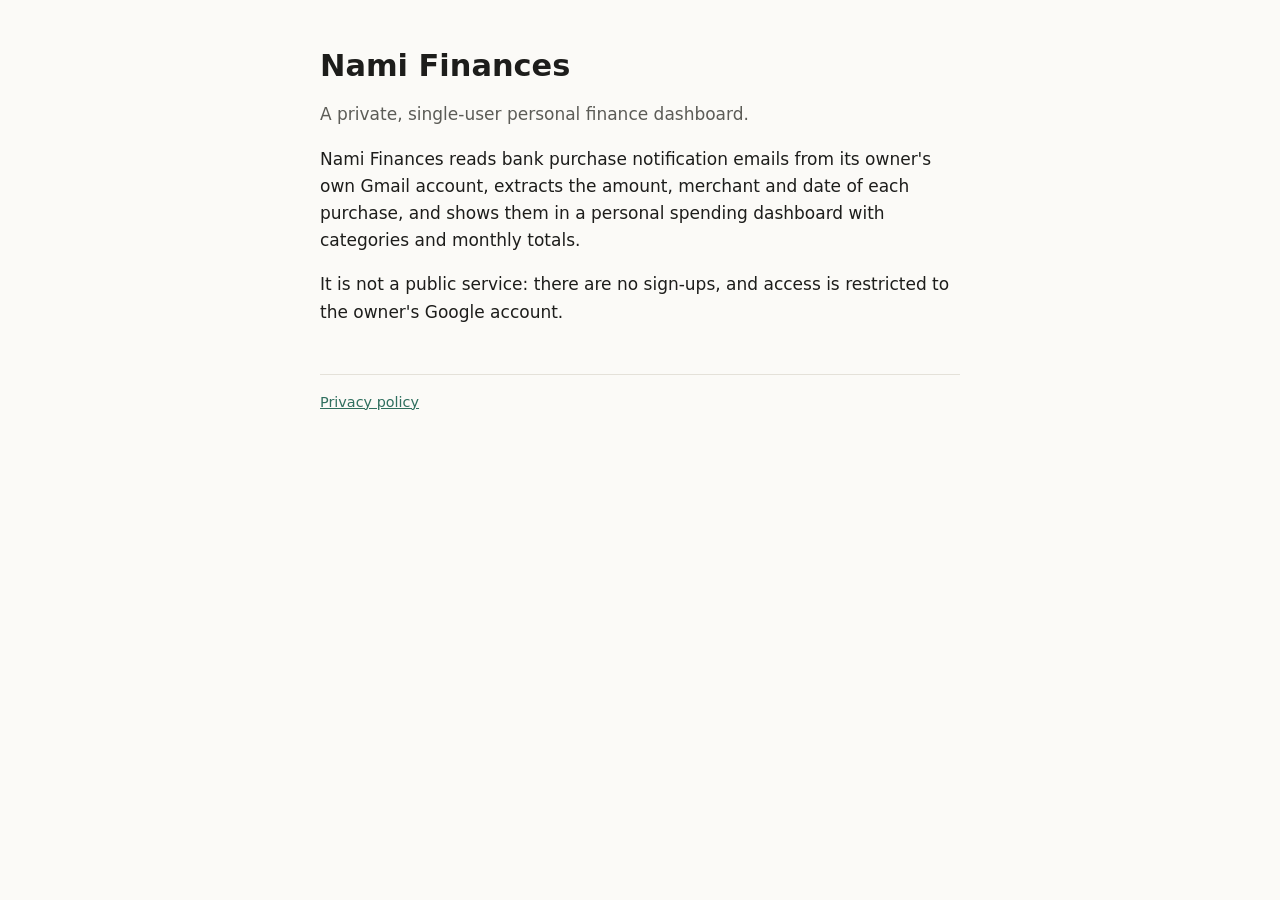
<file: index.html>
<!doctype html>
<html lang="en">
<head>
<meta charset="utf-8">
<meta name="viewport" content="width=device-width, initial-scale=1">
<title>Nami Finances</title>
<link rel="stylesheet" href="style.css">
</head>
<body>
<main>
  <h1>Nami Finances</h1>
  <p class="lede">A private, single-user personal finance dashboard.</p>
  <p>Nami Finances reads bank purchase notification emails from its owner's own Gmail account, extracts the amount, merchant and date of each purchase, and shows them in a personal spending dashboard with categories and monthly totals.</p>
  <p>It is not a public service: there are no sign-ups, and access is restricted to the owner's Google account.</p>
  <footer><a href="privacy.html">Privacy policy</a></footer>
</main>
</body>
</html>
</file>
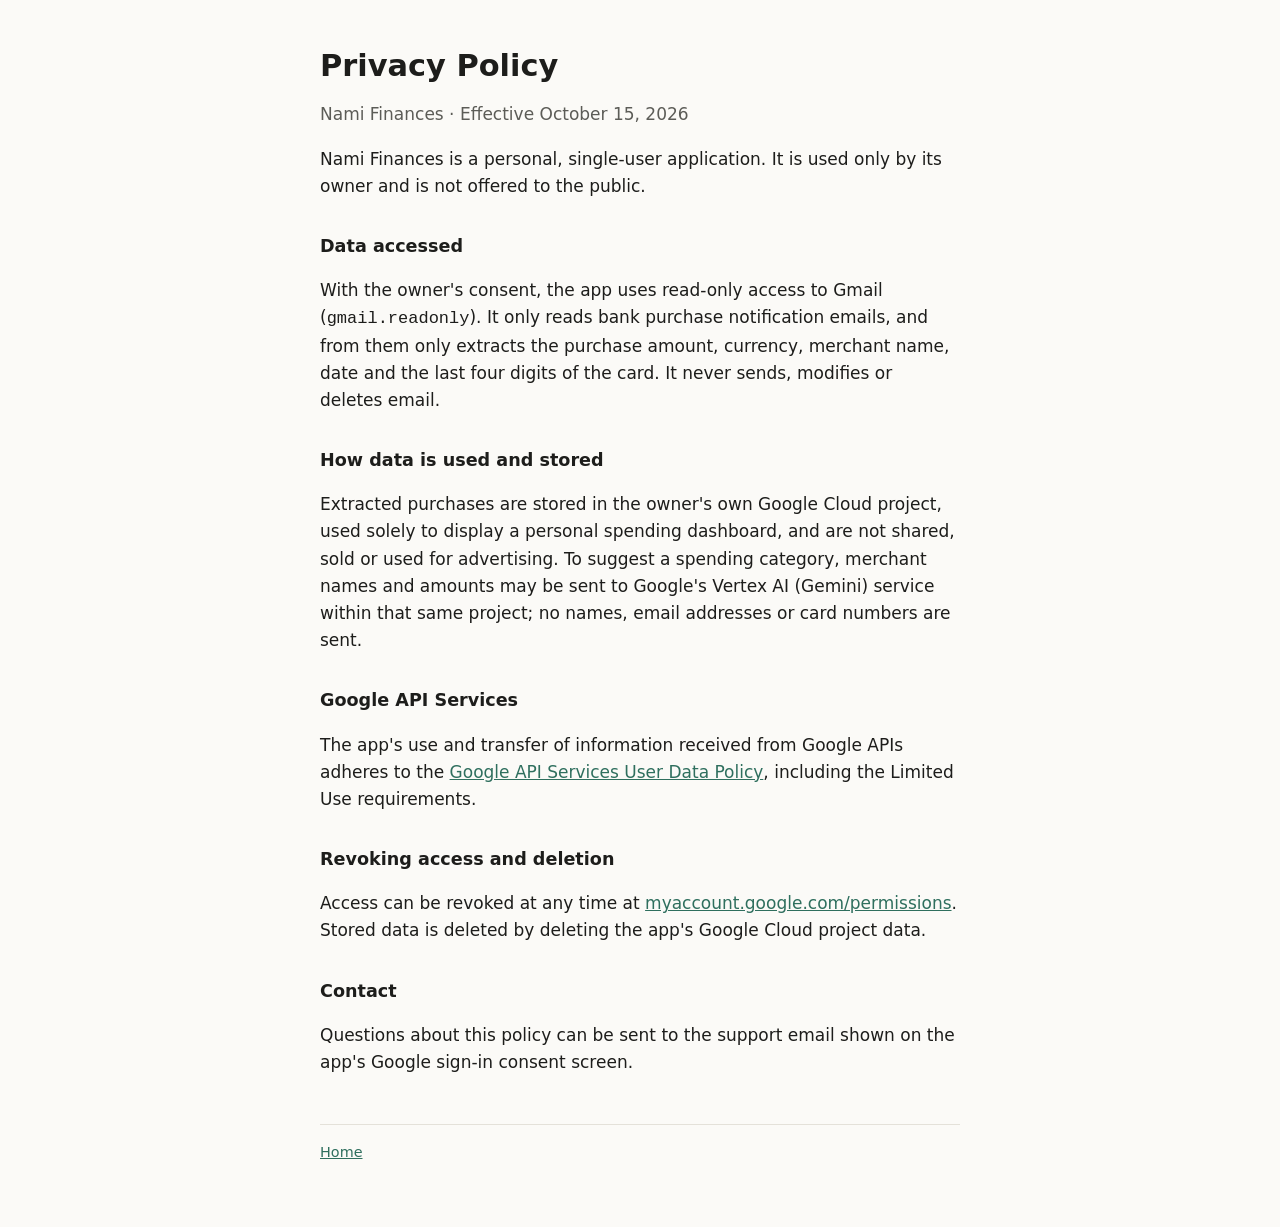
<file: privacy.html>
<!doctype html>
<html lang="en">
<head>
<meta charset="utf-8">
<meta name="viewport" content="width=device-width, initial-scale=1">
<title>Privacy Policy · Nami Finances</title>
<link rel="stylesheet" href="style.css">
</head>
<body>
<main>
  <h1>Privacy Policy</h1>
  <p class="meta">Nami Finances · Effective October 15, 2026</p>

  <p>Nami Finances is a personal, single-user application. It is used only by its owner and is not offered to the public.</p>

  <h2>Data accessed</h2>
  <p>With the owner's consent, the app uses read-only access to Gmail (<code>gmail.readonly</code>). It only reads bank purchase notification emails, and from them only extracts the purchase amount, currency, merchant name, date and the last four digits of the card. It never sends, modifies or deletes email.</p>

  <h2>How data is used and stored</h2>
  <p>Extracted purchases are stored in the owner's own Google Cloud project, used solely to display a personal spending dashboard, and are not shared, sold or used for advertising. To suggest a spending category, merchant names and amounts may be sent to Google's Vertex AI (Gemini) service within that same project; no names, email addresses or card numbers are sent.</p>

  <h2>Google API Services</h2>
  <p>The app's use and transfer of information received from Google APIs adheres to the <a href="https://developers.google.com/terms/api-services-user-data-policy">Google API Services User Data Policy</a>, including the Limited Use requirements.</p>

  <h2>Revoking access and deletion</h2>
  <p>Access can be revoked at any time at <a href="https://myaccount.google.com/permissions">myaccount.google.com/permissions</a>. Stored data is deleted by deleting the app's Google Cloud project data.</p>

  <h2>Contact</h2>
  <p>Questions about this policy can be sent to the support email shown on the app's Google sign-in consent screen.</p>

  <footer><a href="./">Home</a></footer>
</main>
</body>
</html>
</file>
<file: style.css>
:root { --bg: #fbfaf7; --fg: #1d1d1b; --muted: #5c5c57; --accent: #2f6f5e; --line: #e4e1d9; }
@media (prefers-color-scheme: dark) { :root { --bg: #161615; --fg: #ecebe6; --muted: #a3a29b; --accent: #7cc4ad; --line: #2c2c2a; } }
* { box-sizing: border-box; }
body { margin: 0; background: var(--bg); color: var(--fg); font: 17px/1.6 system-ui, -apple-system, "Segoe UI", sans-serif; }
main { max-width: 42rem; margin: 0 auto; padding: 3rem 1rem 4rem; }
h1 { font-size: 1.9rem; line-height: 1.2; margin: 0 0 .5rem; }
h2 { font-size: 1.1rem; margin: 2rem 0 .4rem; }
p, li { color: var(--fg); }
.lede, .meta { color: var(--muted); }
a { color: var(--accent); }
footer { margin-top: 3rem; padding-top: 1rem; border-top: 1px solid var(--line); color: var(--muted); font-size: .9rem; }
</file>
